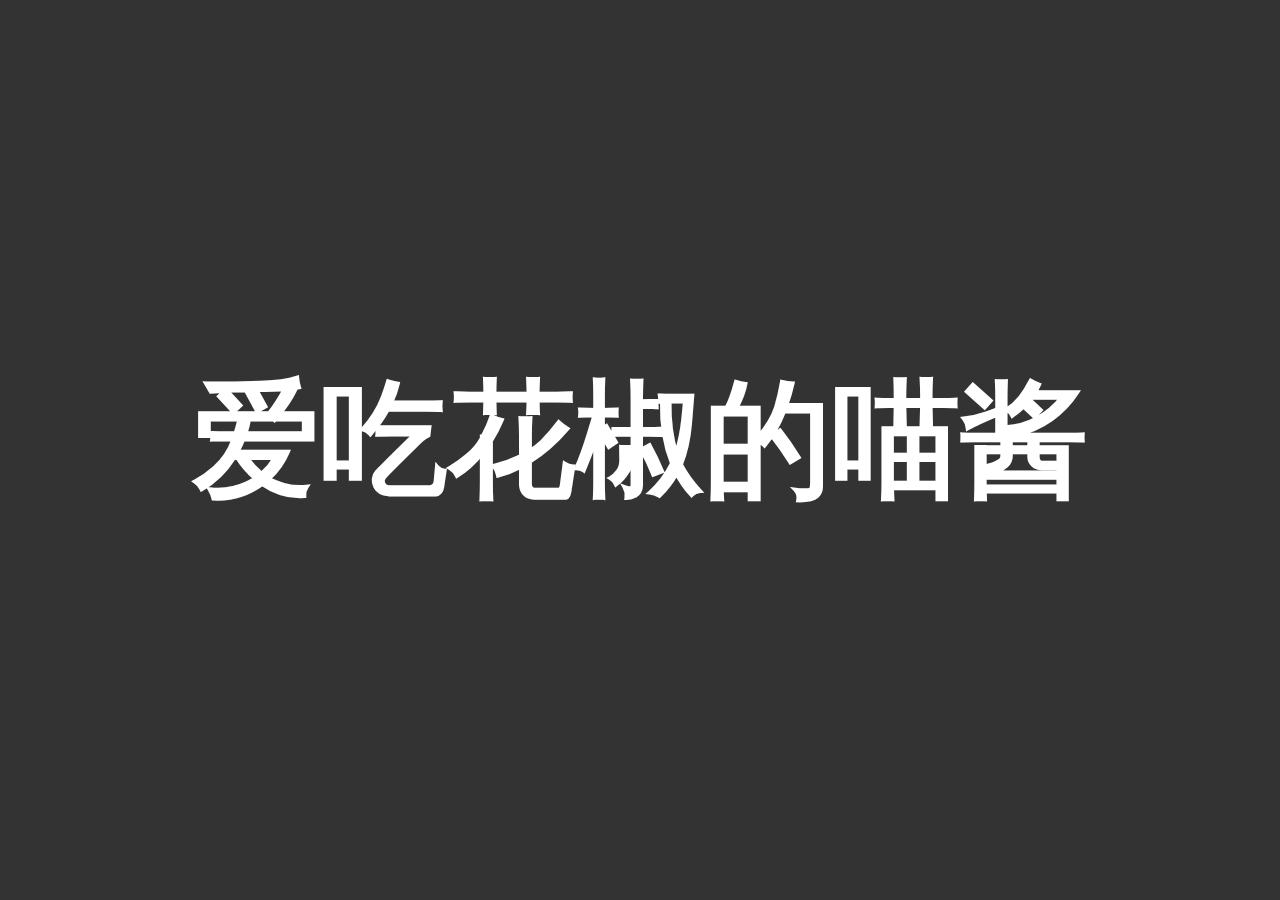
<file: BackgroundAnimation/index.html>
<!DOCTYPE html>
<html>
    <head>
        <meta charset="utf-8">
        <title>Background Animation Effects</title>
        <link rel="stylesheet" type="text/css" href="style.css">
    </head>
    <body>
        <section>
            <h2>爱吃花椒的喵酱</h2>
            <div class="banner">
                <div class="blocks"></div>
            </div>
        </section>
        <script>
            const banner = document.getElementsByClassName('banner')[0];
            const blocks = document.getElementsByClassName('blocks');
            
            for(var i = 1; i < 400; i++){
                banner.innerHTML += "<div class='blocks'></div>"
                blocks[i].style.animationDelay = `${i*0.05}s`;
            }
        </script>
    </body>
</html>
</file>
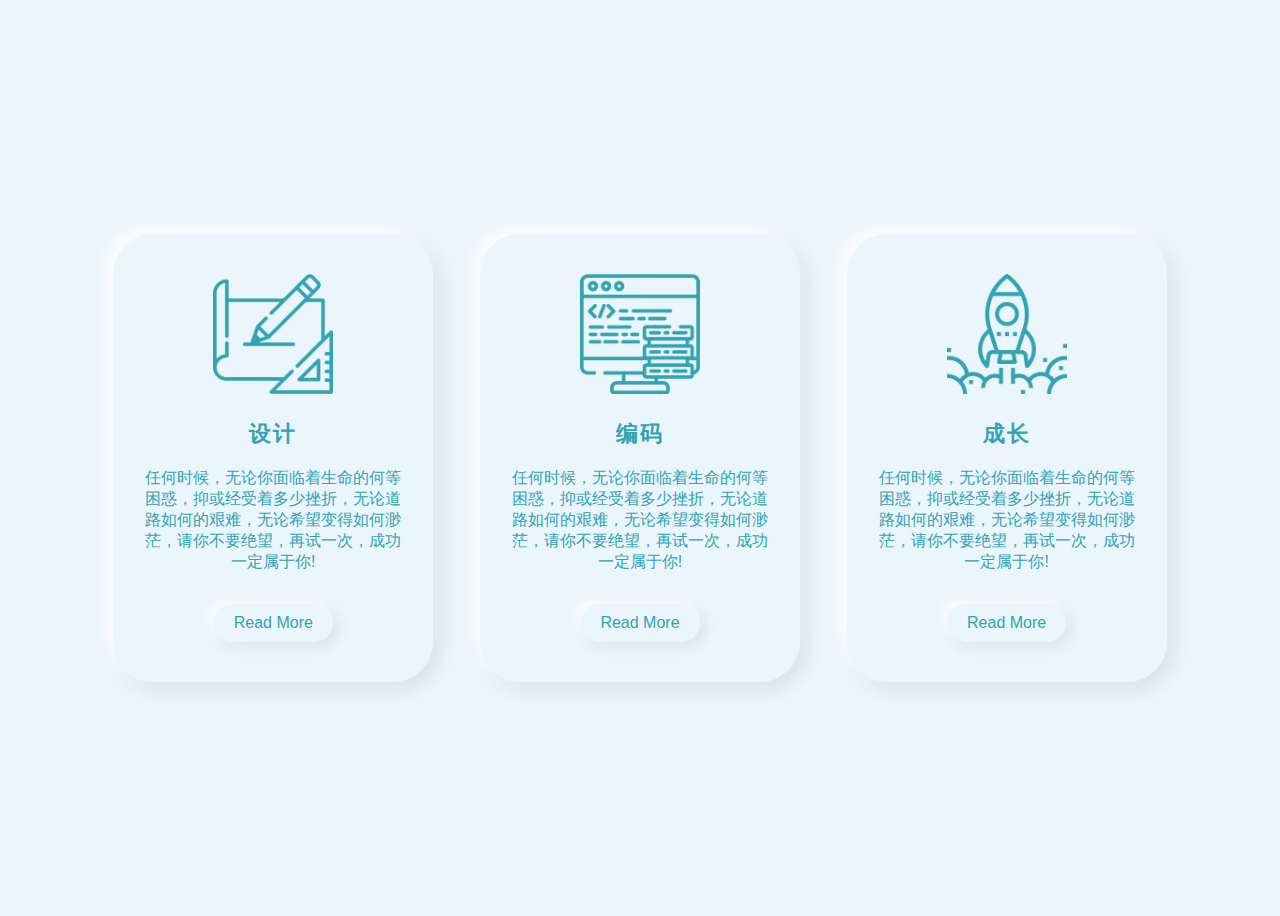
<file: CardHover/index.html>
<!DOCTYPE html>
<html lang="en">
<head>
    <meta charset="UTF-8">
    <meta name="viewport" content="width=device-width, initial-scale=1.0">
    <title>Card Hover</title>
    <link rel="stylesheet" href="style.css">
</head>
<body>
    <div class="container">
        <div class="card">
            <div class="imgBx">
                <img src="design.png" alt="">
            </div>
            <div class="contentBx">
                <h2>设计</h2>
                <p>任何时候，无论你面临着生命的何等困惑，抑或经受着多少挫折，无论道路如何的艰难，无论希望变得如何渺茫，请你不要绝望，再试一次，成功一定属于你!</p>
                <a href="#"><span>Read More</span></a>
            </div>
        </div>
        <div class="card">
            <div class="imgBx">
                <img src="code.png" alt="">
            </div>
            <div class="contentBx">
                <h2>编码</h2>
                <p>任何时候，无论你面临着生命的何等困惑，抑或经受着多少挫折，无论道路如何的艰难，无论希望变得如何渺茫，请你不要绝望，再试一次，成功一定属于你!</p>
                <a href="#"><span>Read More</span></a>
            </div>
        </div>
        <div class="card">
            <div class="imgBx">
                <img src="launch.png" alt="">
            </div>
            <div class="contentBx">
                <h2>成长</h2>
                <p>任何时候，无论你面临着生命的何等困惑，抑或经受着多少挫折，无论道路如何的艰难，无论希望变得如何渺茫，请你不要绝望，再试一次，成功一定属于你!</p>
                <a href="#"><span>Read More</span></a>
            </div>
        </div>
        </div>
</body>
</html>
</file>
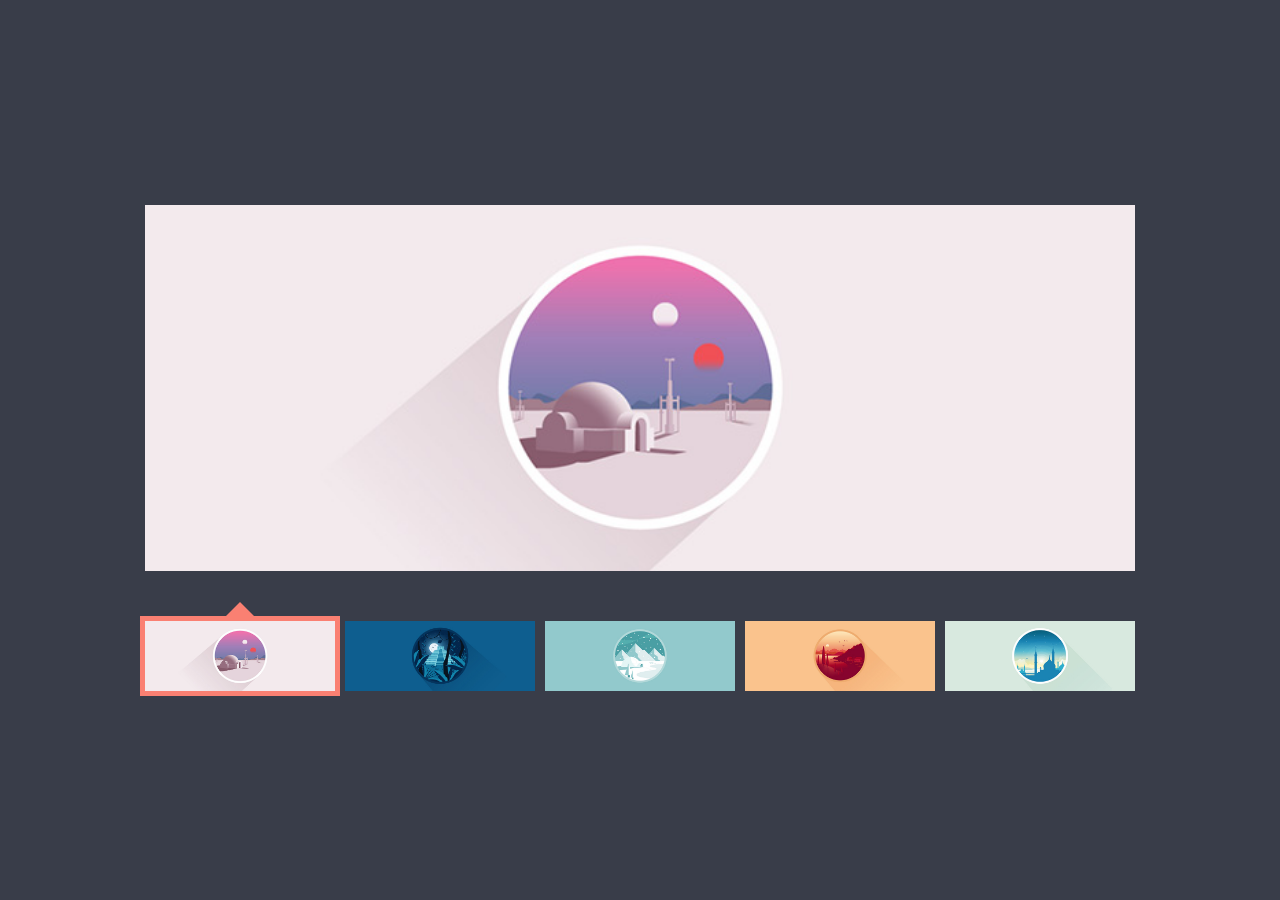
<file: focusImage/index.html>
<!DOCTYPE html>
<html lang="zh-CN">
	<head>
		<meta charset="UTF-8" />
		<meta name="viewport" content="width=device-width, initial-scale=1.0" />
		<title>HTML+CSS 焦点图切换</title>
		<link rel="stylesheet" href="style.css" />
	</head>
	<body>
		<div class="container">
			<ul>
				<!-- shift+alt可以同时选中多行的同一个位置 -->
				<!-- 单按alt,然后点击鼠标,可以同时选中多行的不同位置 -->
				<li><img src="img/1.jpg" /></li>
				<li><img src="img/2.jpg" /></li>
				<li><img src="img/3.jpg" /></li>
				<li><img src="img/4.jpg" /></li>
				<li><img src="img/5.jpg" /></li>
				<!-- 大图片 -->
				<li class="bigImg"></li>
				<!-- 移动框 -->
				<li class="frame"></li>
			</ul>
		</div>
	</body>
</html>
</file>
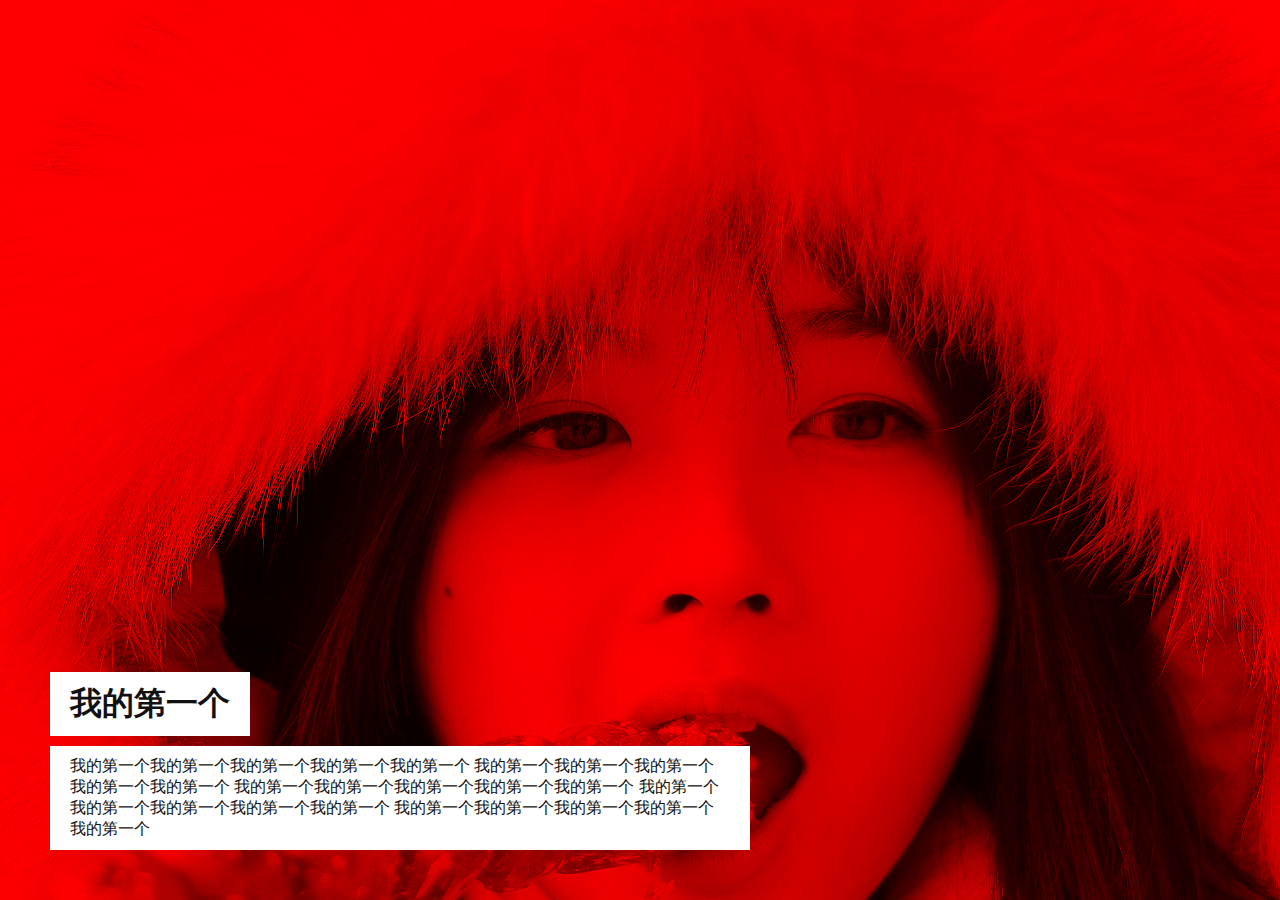
<file: FullPageScrolling/index.html>
<!DOCTYPE html>
<html lang="en">
<head>
    <meta charset="UTF-8">
    <title>Full Page Scrolling</title>
    <link rel="stylesheet" type="text/css" href="style.css">
</head>
<body>
    <div class="container">
        <div class="section">
            <div class="content">
                <h2>我的第一个</h2>
                <p>我的第一个我的第一个我的第一个我的第一个我的第一个
                    我的第一个我的第一个我的第一个我的第一个我的第一个
                    我的第一个我的第一个我的第一个我的第一个我的第一个
                    我的第一个我的第一个我的第一个我的第一个我的第一个
                    我的第一个我的第一个我的第一个我的第一个我的第一个
                </p>
            </div>
        </div>
        <div class="section">
            <div class="content">
                <h2>我的第二个</h2>
                <p>我的第二个我的第二个我的第二个我的第二个我的第二个
                    我的第二个我的第二个我的第二个我的第二个我的第二个
                    我的第二个我的第二个我的第二个我的第二个我的第二个
                    我的第二个我的第二个我的第二个我的第二个我的第二个
                    我的第二个我的第二个我的第二个我的第二个我的第二个
                </p>
            </div>
        </div>
        <div class="section">
            <div class="content">
                <h2>我的第三个</h2>
                <p>我的第三个我的第三个我的第三个我的第三个我的第三个
                    我的第三个我的第三个我的第三个我的第三个我的第三个
                    我的第三个我的第三个我的第三个我的第三个我的第三个
                    我的第三个我的第三个我的第三个我的第三个我的第三个
                    我的第三个我的第三个我的第三个我的第三个我的第三个
                </p>
            </div>
        </div>
        <div class="section">
            <div class="content">
                <h2>我的第四个</h2>
                <p>我的第四个我的第四个我的第四个我的第四个我的第四个
                    我的第四个我的第四个我的第四个我的第四个我的第四个
                    我的第四个我的第四个我的第四个我的第四个我的第四个
                    我的第四个我的第四个我的第四个我的第四个我的第四个
                    我的第四个我的第四个我的第四个我的第四个我的第四个
                </p>
            </div>
        </div>
        <div class="section">
            <div class="content">
                <h2>我的第五个</h2>
                <p>我的第五个我的第五个我的第五个我的第五个我的第五个
                    我的第五个我的第五个我的第五个我的第五个我的第五个
                    我的第五个我的第五个我的第五个我的第五个我的第五个
                    我的第五个我的第五个我的第五个我的第五个我的第五个
                    我的第五个我的第五个我的第五个我的第五个我的第五个
                </p>
            </div>
        </div>
    </div>
</body>
</html>
</file>
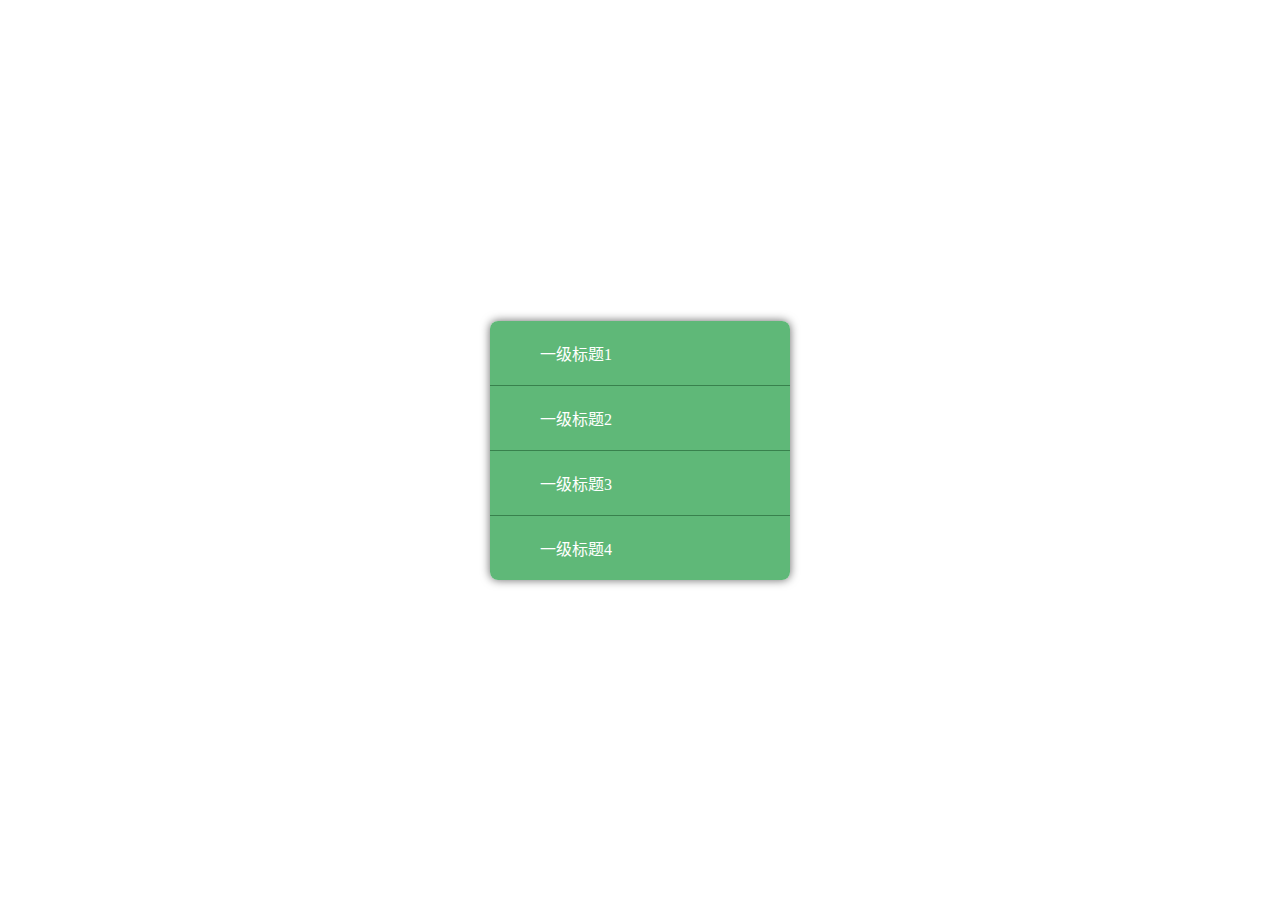
<file: list/index.html>
<!DOCTYPE html>
<html lang="zh-CN">
	<head>
		<meta charset="UTF-8" />
		<meta name="viewport" content="width=device-width, initial-scale=1.0" />
		<title>垂直手风琴</title>
		<!-- 事先引入好的字体图标库 源码会放在简介 自行下载即可 -->
		<link rel="stylesheet" href="style.css" />
	</head>
	<body>
		<ul class="accordion">
			<li>
				<!-- 单选框的id属性值和label 元素的for属性值相同时,就可以通过label
				元素来选中单选框, 每个单选框都有一个相同name属性 -->
				<!-- 这个属性主要作用是用来将单选框分类的,当每个name属性值相同时,那么这一组单选框就只能同时选中一个 -->
				<input type="radio" name="item" id="item1" /><label for="item1"
					>一级标题1<i class="fa fa-caret-right"></i
				></label>
				<ol>
					<li>二级标题1</li>
					<li>二级标题2</li>
				</ol>
			</li>
			<li>
				<input type="radio" name="item" id="item2" /><label for="item2"
					>一级标题2<i class="fa fa-caret-right"></i
				></label>
				<ol>
					<li>二级标题1</li>
					<li>二级标题2</li>
					<li>二级标题3</li>
				</ol>
			</li>
			<li>
				<input type="radio" name="item" id="item3" /><label for="item3"
					>一级标题3<i class="fa fa-caret-right"></i
				></label>
				<ol>
					<li>二级标题1</li>
					<li>二级标题2</li>
					<li>二级标题3</li>
					<li>二级标题4</li>
				</ol>
			</li>
			<li>
				<input type="radio" name="item" id="item4" /><label for="item4"
					>一级标题4<i class="fa fa-caret-right"></i
				></label>
				<ol>
					<li>二级标题1</li>
					<li>二级标题2</li>
					<li>二级标题3</li>
					<li>二级标题4</li>
				</ol>
			</li>
		</ul>
	</body>
</html>
</file>
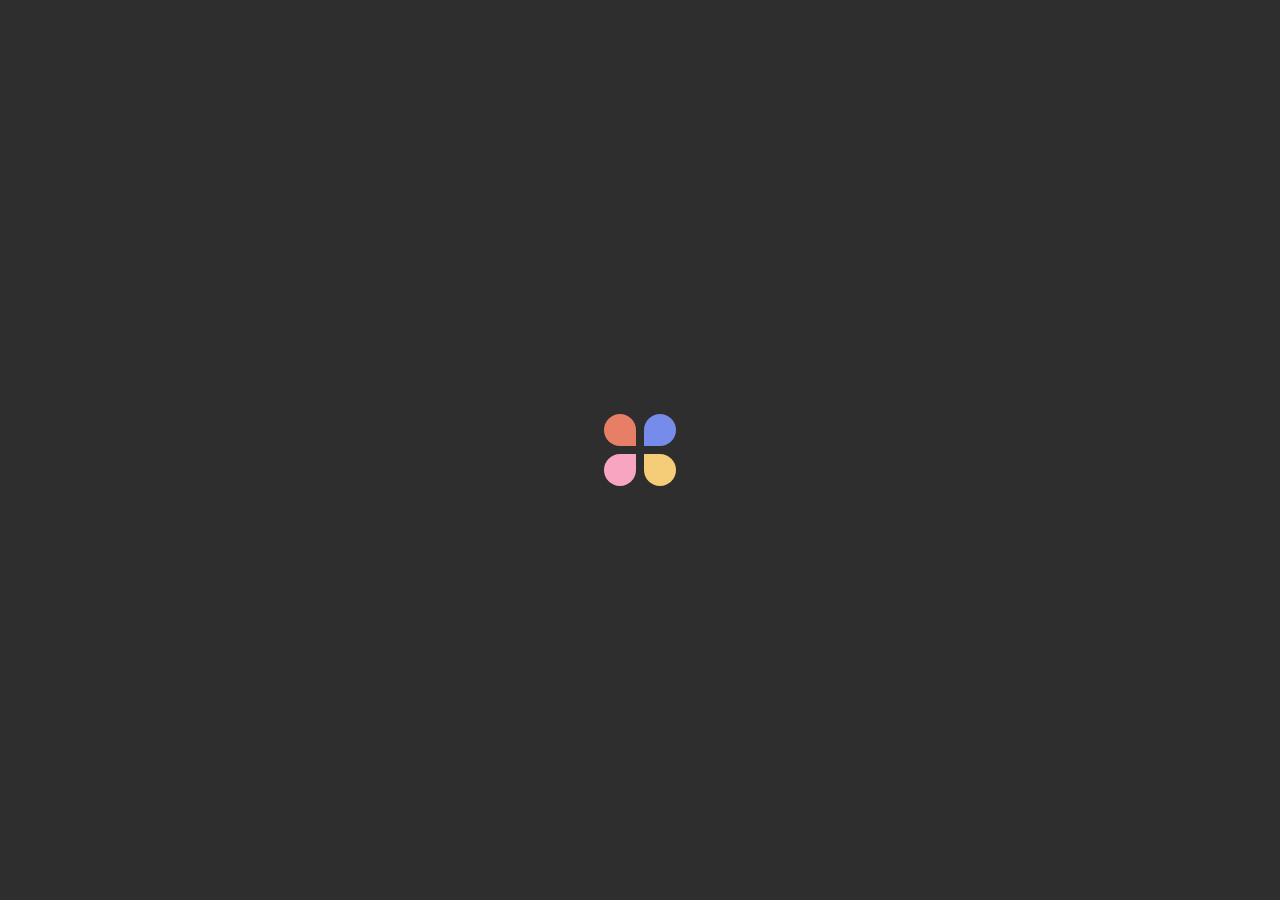
<file: loading/index.html>
<!DOCTYPE html>
<html lang="en">
<head>
    <meta charset="UTF-8">
    <meta name="viewport" content="width=device-width, initial-scale=1.0">
    <title>loading</title>
    <link rel="stylesheet" href="style.css">
</head>
<body>
    <div class="loading-screen">
        <div class="loading">
            <span></span>
            <span></span>
            <span></span>
            <span></span>
        </div>
    </div>
</body>
</html>
</file>
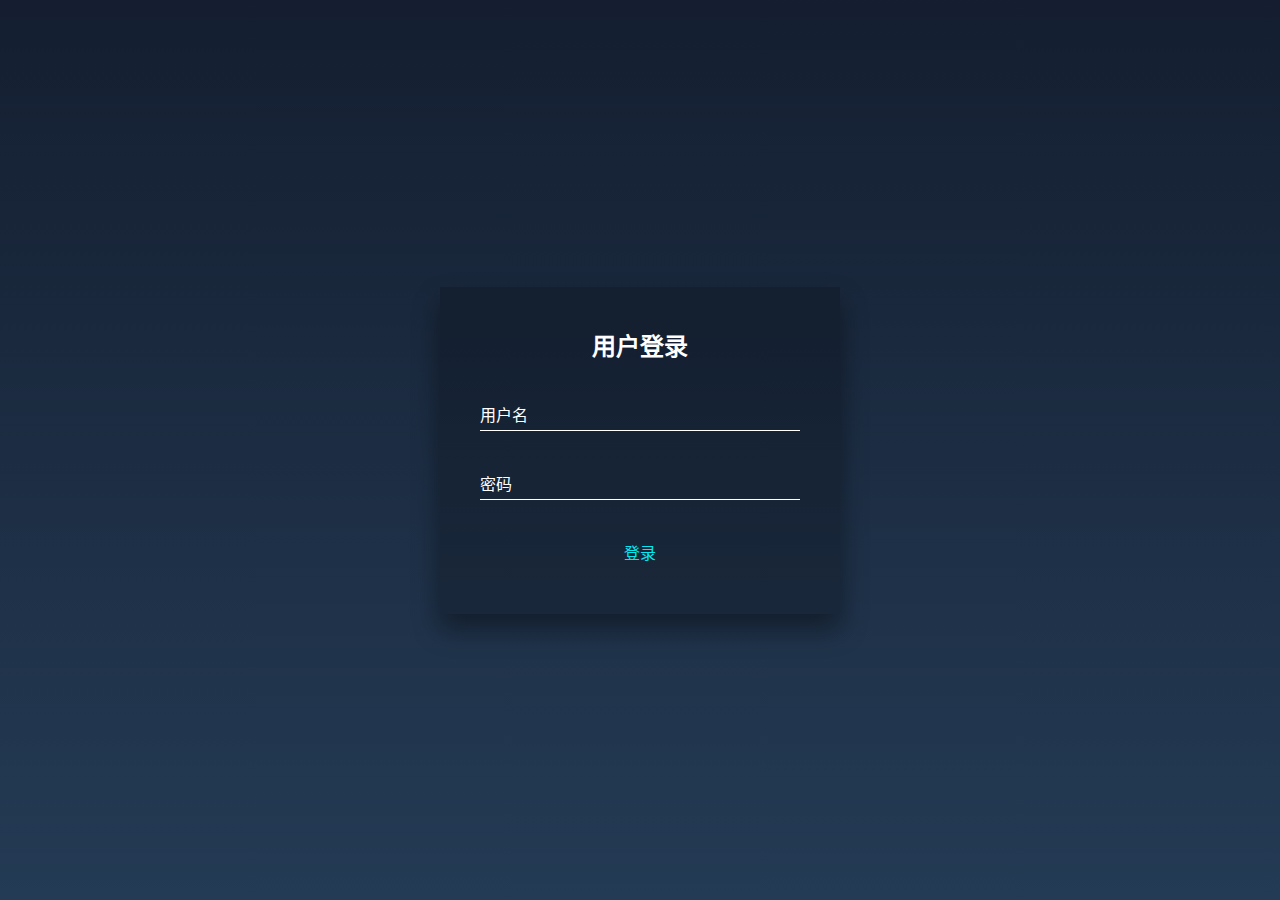
<file: login/index.html>
<!DOCTYPE html>
<html lang="zh-CN">
	<head>
		<meta charset="UTF-8" />
		<meta name="viewport" content="width=device-width, initial-scale=1.0" />
		<title>用户登录</title>
		<link rel="stylesheet" href="style.css" />
	</head>
	<body>
		<div class="login">
			<h2>用户登录</h2>
			<div class="login_box">
				<!-- required就是不能为空 必须在css效果中有很大的作用 -->
				<!-- 可以简写为required -->
				<input type="text" required /><label>用户名</label>
			</div>
			<div class="login_box">
				<input type="password" required="required" /><label>密码</label>
			</div>
			<a href="javascript:void(0)">
				登录
				<span></span>
				<span></span>
				<span></span>
				<span></span>
			</a>
		</div>
	</body>
</html>
</file>
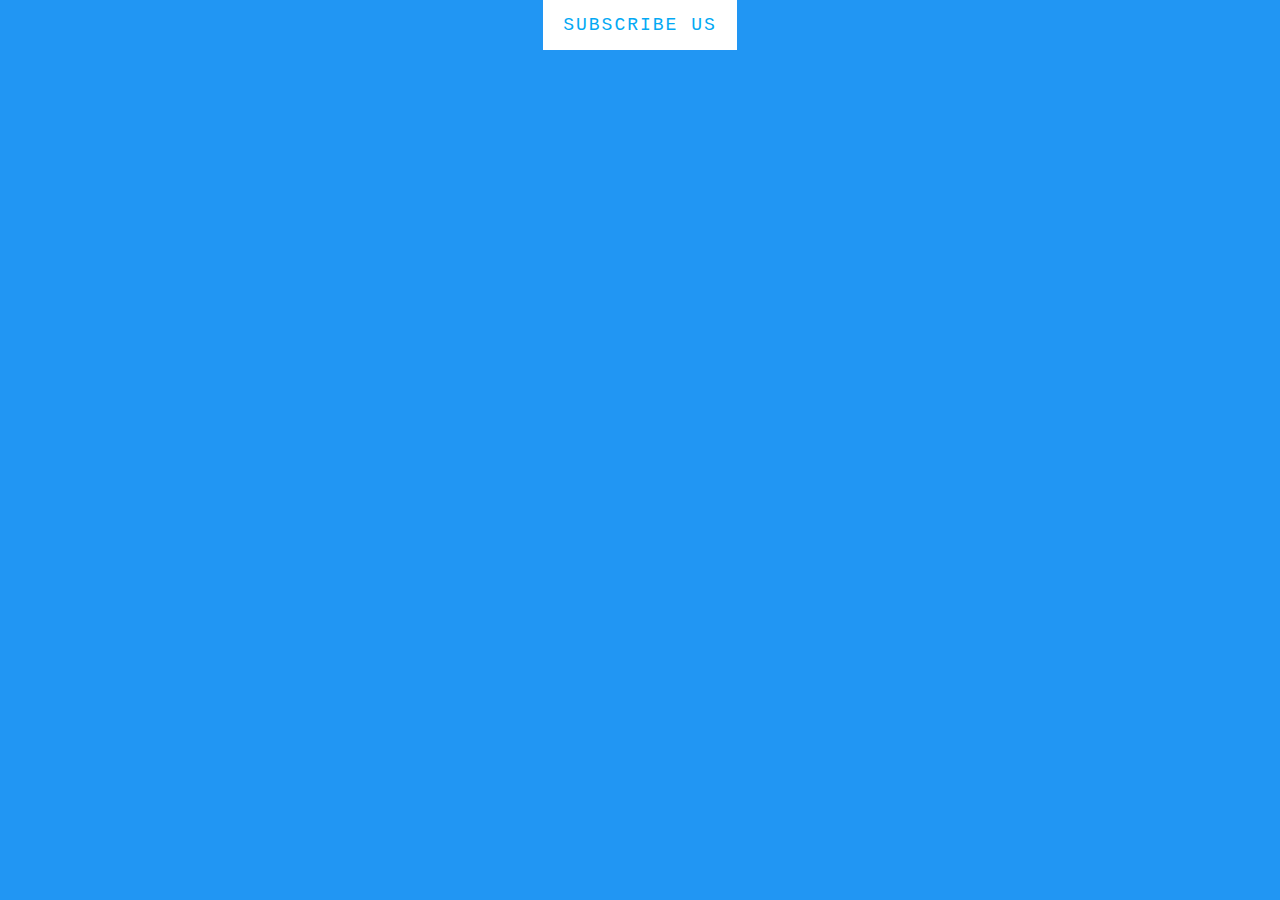
<file: NewsletterPopupBox/index.html>
<!DOCTYPE html>
<html lang="en">
<head>
    <meta charset="UTF-8">
    <meta name="viewport" content="width=device-width, initial-scale=1.0">
    <title>Newsletter Popup Box</title>
    <link rel="stylesheet" type="text/css" href="style.css">
</head>
<body>
    <a class="btn" onclick="popupToggle();">Subscribe Us</a>
    <div id="popup">
        <div class="content">
            <img src="email.png">
            <h2>Join Us</h2>
            <p>please send your email for us</p>
            <div class="inputBox">
                <input type="email" placeholder="Enter Email">
            </div>
            <div class="inputBox">
                <input type="submit" value="Sign Up" class="btn">
            </div>
        </div>
        <a href="" class="close" onclick="popupToggle();"><img src="close.png"></a>
    </div>
    <script>
        function popupToggle(){
            const popup = document.getElementById('popup');
            popup.classList.toggle('active')
        }
    </script>
</body>
</html>
</file>
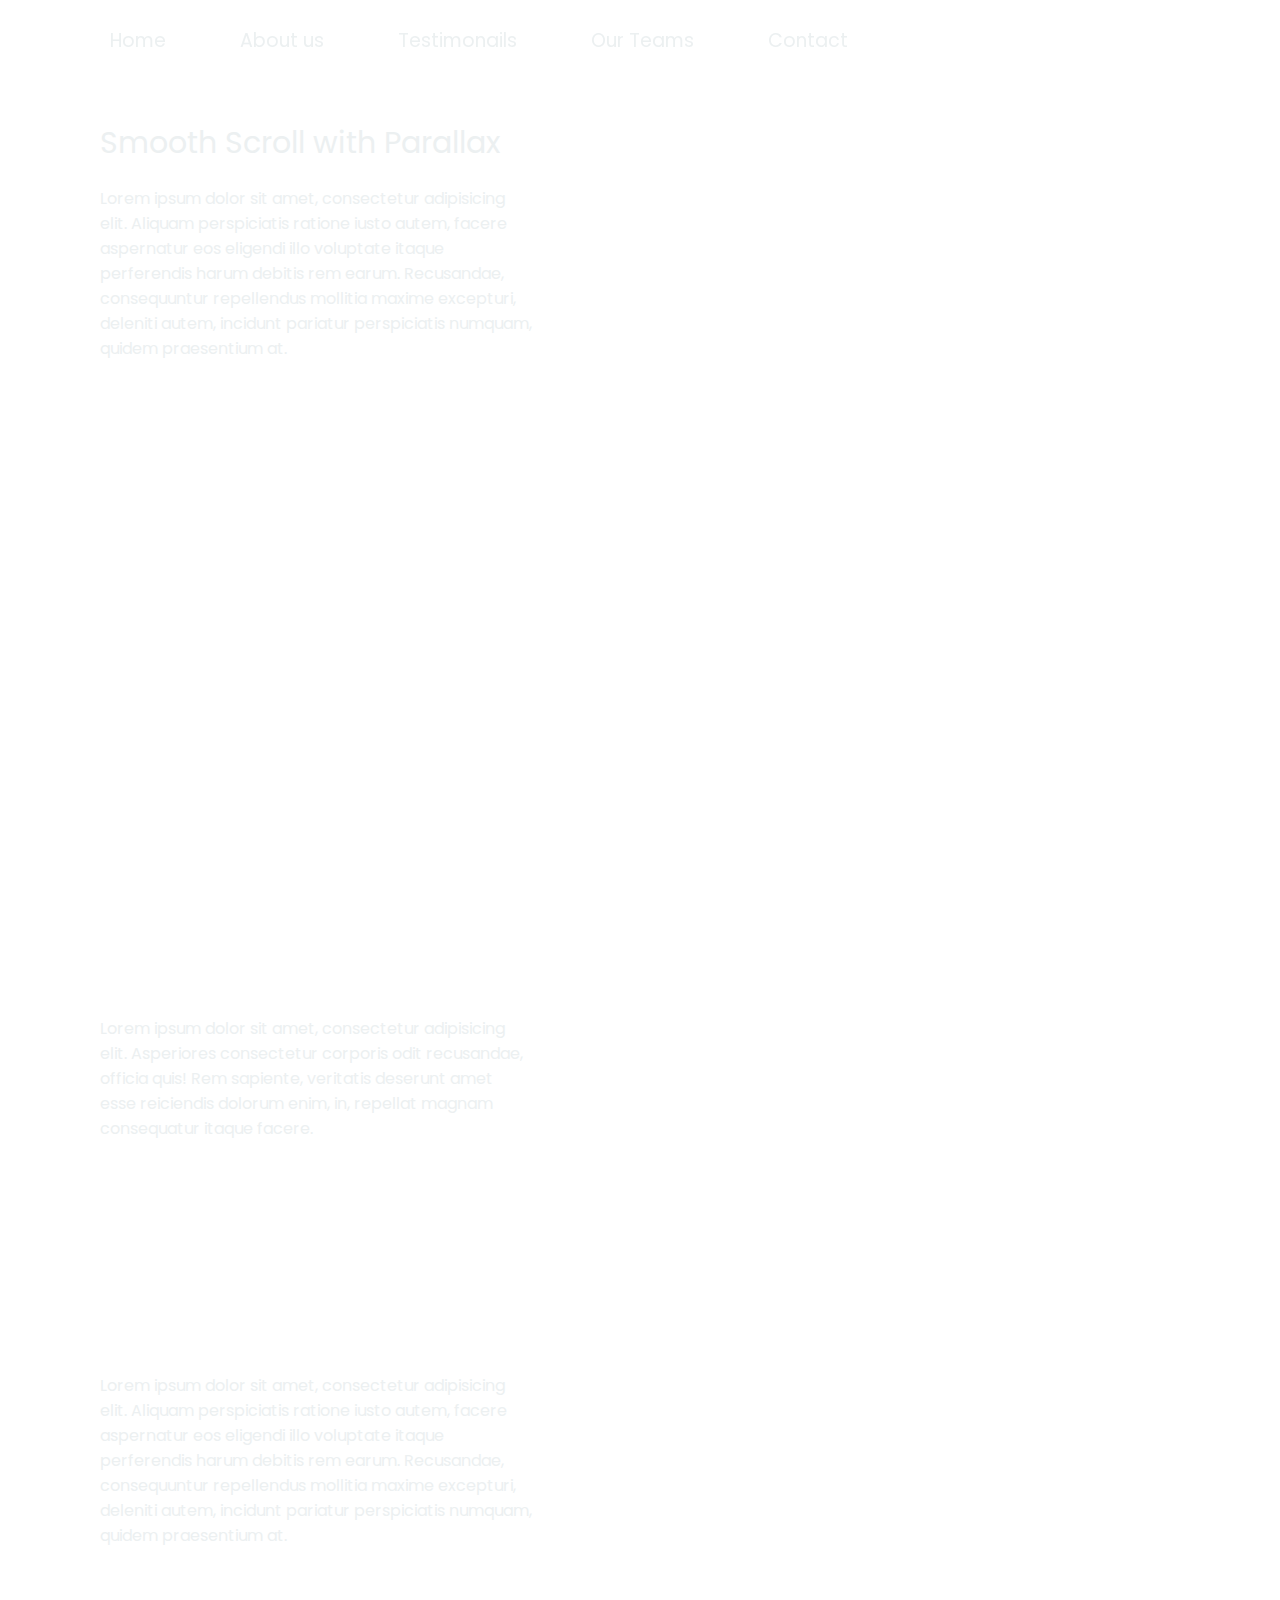
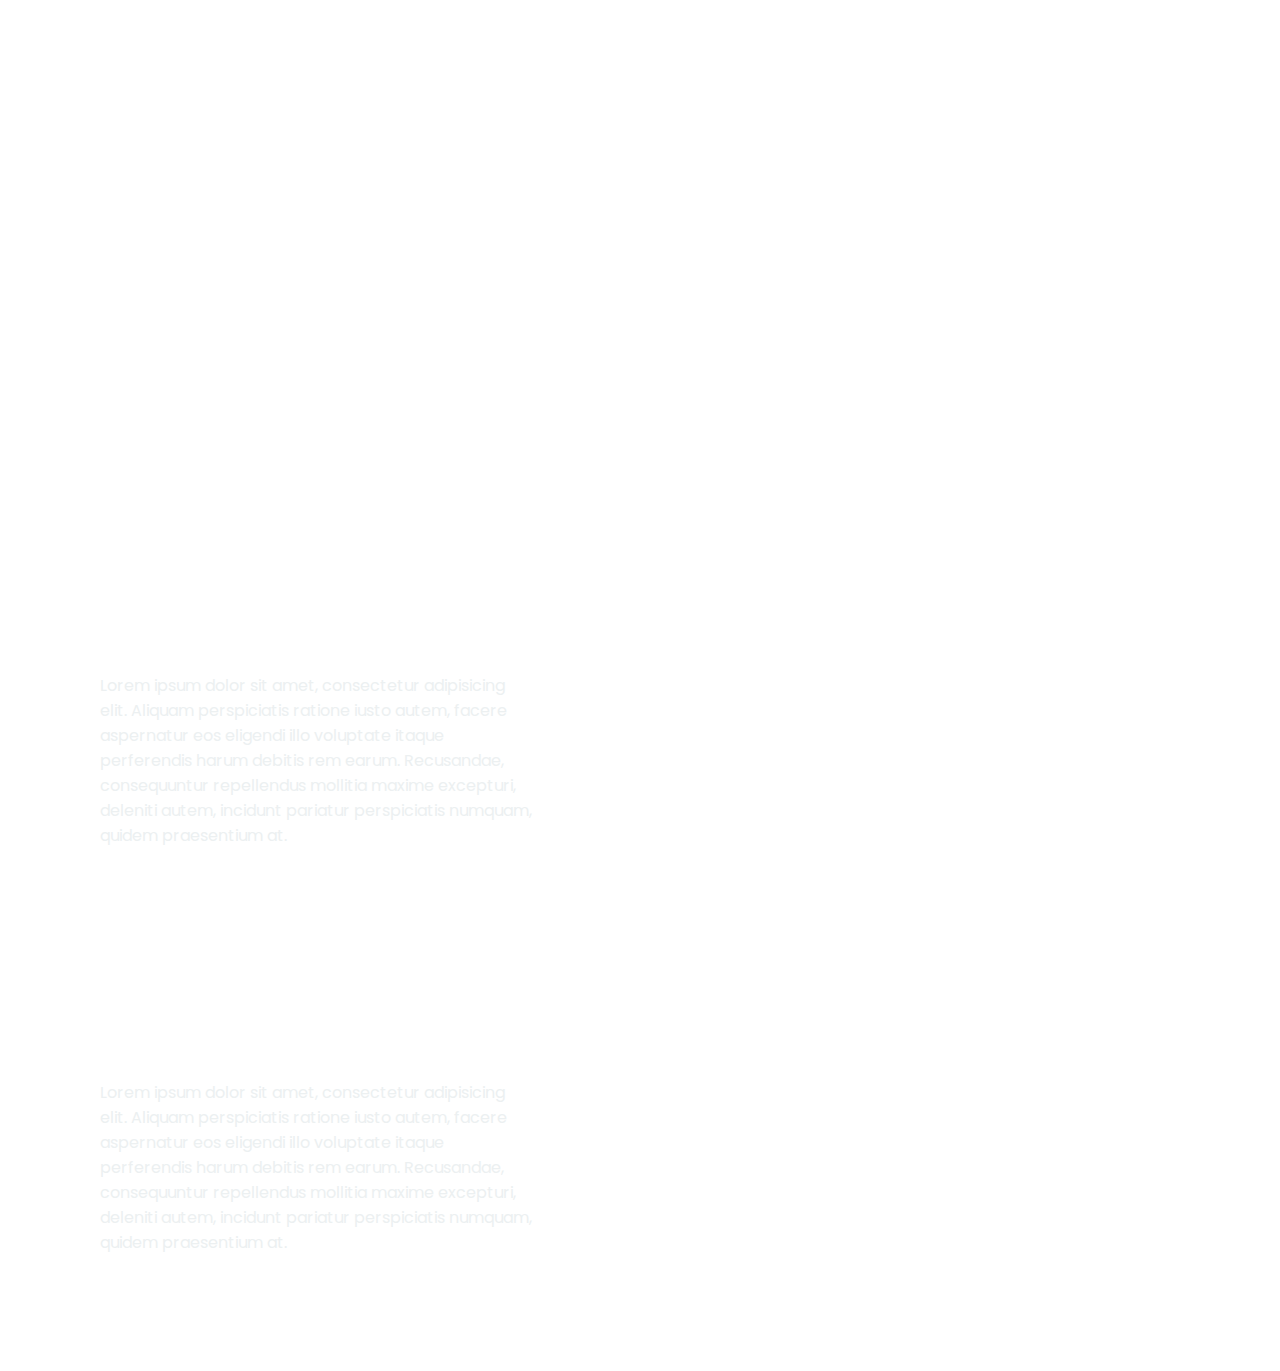
<file: FullPageScrolling/otherPage.html>
<!DOCTYPE html>
<html>
<head>
<title>jQuery Smooth Scroller Plugin Demo</title>
<link href="https://fonts.googleapis.com/css2?family=Poppins&display=swap" rel="stylesheet">
<style>
    
    
* {
    -webkit-box-sizing: border-box; /* Safari/Chrome, other WebKit */
    -moz-box-sizing: border-box;    /* Firefox, other Gecko */
    box-sizing: border-box;
}

body {
    margin: 0;
    color: #ecf0f1;
    font-family: 'Poppins', sans-serif;
}

ul {
    list-style: none;
}

ul li {
    display: inline-block;
    padding: 10px 15px;
}

nav a {
    color: #ecf0f1;
    text-decoration: none;
    font-size: 19px;
    padding: 15px 20px;
    border-radius: 8px;
}

nav a:hover {
    background-color: #ecf0f1;
    color: #2c3e50;
}

nav a.active {
    background:yellow;
    color: black;
}

#main-menu {
    position: fixed;
    text-align: center;
    margin-left: 35px;
}

#section1 {
    background-image: url(https://code.5g-o.com/wp-content/uploads/2020/09/7.jpg);
    background-size: cover;
    height: 100vh;
    background-position: center;
     
    
}

#section2 {
    background-image: url(https://code.5g-o.com/wp-content/uploads/2020/10/n6.jpg);
    background-size: cover;
     background-attachment: fixed;
    background-position: center;
     
}

#section3 {
     background-image: url(https://code.5g-o.com/wp-content/uploads/2020/10/call_of_duty_ww2_3-wallpaper-1366x768.jpg);
    background-size: cover;
    height: 100vh;
    background-position: center;
     
}

#section4 {
    background-image: url(https://code.5g-o.com/wp-content/uploads/2020/12/n.jpg);
    background-attachment: fixed;
}

#section5 {
    background-image: url(https://code.5g-o.com/wp-content/uploads/2021/01/one.png);
    background-size: cover;
}

section {
    width: 100%;
    margin: 0;
    padding: 100px;
}   
    
    p{
        width: 40%;
    }
    
    h1{
        font-weight: 400;
        font-size: 30px;
    }
</style>
</head>
<body>
<nav id="main-menu">
  <ul>
    <li> <a class="obss-scroller" href="#section1">Home</a> </li>
    <li> <a class="obss-scroller" href="#section2">About us</a> </li>
    <li> <a class="obss-scroller" href="#section3">Testimonails</a> </li>
    <li> <a class="obss-scroller" href="#section4">Our Teams</a> </li>
    <li> <a class="obss-scroller" href="#section5">Contact</a> </li>
  </ul>
</nav>
<section id="section1"> 
<h1>Smooth Scroll with Parallax</h1>
<p>
    Lorem ipsum dolor sit amet, consectetur adipisicing elit. Aliquam perspiciatis ratione iusto autem, facere aspernatur eos eligendi illo voluptate itaque perferendis harum debitis rem earum. Recusandae, consequuntur repellendus mollitia maxime excepturi, deleniti autem, incidunt pariatur perspiciatis numquam, quidem praesentium at.
</p>

</section>
<section id="section2">

 <p> Lorem ipsum dolor sit amet, consectetur adipisicing elit. Asperiores consectetur corporis odit recusandae, officia quis! Rem sapiente, veritatis deserunt amet esse reiciendis dolorum enim, in, repellat magnam consequatur itaque facere. 
    </p>
 
 </section>
<section id="section3">   
<p>
    Lorem ipsum dolor sit amet, consectetur adipisicing elit. Aliquam perspiciatis ratione iusto autem, facere aspernatur eos eligendi illo voluptate itaque perferendis harum debitis rem earum. Recusandae, consequuntur repellendus mollitia maxime excepturi, deleniti autem, incidunt pariatur perspiciatis numquam, quidem praesentium at.
</p>


</section>
<section id="section4">
<p>
    Lorem ipsum dolor sit amet, consectetur adipisicing elit. Aliquam perspiciatis ratione iusto autem, facere aspernatur eos eligendi illo voluptate itaque perferendis harum debitis rem earum. Recusandae, consequuntur repellendus mollitia maxime excepturi, deleniti autem, incidunt pariatur perspiciatis numquam, quidem praesentium at.
</p>

 </section>
<section id="section5"> 
<p>
    Lorem ipsum dolor sit amet, consectetur adipisicing elit. Aliquam perspiciatis ratione iusto autem, facere aspernatur eos eligendi illo voluptate itaque perferendis harum debitis rem earum. Recusandae, consequuntur repellendus mollitia maxime excepturi, deleniti autem, incidunt pariatur perspiciatis numquam, quidem praesentium at.
</p>

 
   </section>
<script src="https://libs.baidu.com/jquery/1.10.2/jquery.min.js"></script>
<script src="https://code.5g-o.com/wp-content/uploads/2021/01/init-scroller.js"></script> 
<script>
    
$(document).ready(function(){

    $("section").height($(window).height());
    onWindowRezise();

    $(".obss-scroller").smoothScroller({
        duration: 1000,
        activeClass: "active"
    });
});

var onWindowRezise = function() {
    $(window).resize(function(evt){
        $("section").height($(window).height());
    });
}    
    
</script>
 
</body>
</html>
</file>
<file: BackgroundAnimation/style.css>
*
{
    margin: 0;
    padding: 0;
    font-family: 'Courier New', sans-serif;
}
section
{
    position: relative;
    width: 100%;
    height: 100vh;
    background: #333;
}
section h2
{
    position: relative;
    width: 100%;
    height: 100vh;
    text-align: center;
    line-height: 100vh;
    font-size: 10vw;
    color: #fff;
    font-weight: 700;
}
.banner
{
    position: absolute;
    top: 0;
    left: 0;
    width: 100%;
    height: 100%;
    overflow: hidden;
    display: flex;
    flex-wrap: wrap;
}
.banner .blocks
{
    position: relative;
    display: block;
    width: 5vw;
    height: 5vh;
    animation: animate 0.75s ease-in-out forwards;
}
.banner .blocks:nth-child(even)
{
    animation: animate 1s ease-in-out forwards;
}
.banner .blocks:nth-child(7n+3)
{
    animation: animate 2.5s ease-in-out forwards;
}
.banner .blocks:nth-child(7n+7)
{
    animation: animate 1.5s ease-in-out forwards;
}
@keyframes animate
{
    0%
    {
        opacity: 0;
        transform: scale(0) translateY(1000px);
    }
    50%
    {
        opacity: 1;
        background: url(bg.jpeg);
        background-position: center;
        background-attachment: fixed;
    }
    100%
    {
        opacity: 1;
        transform: scale(1) translateY(0px);
        background: url(bg.jpeg);
        background-position: center;
        background-attachment: fixed;
    }
}
</file>
<file: CardHover/style.css>
*
{
    font-family: '微软雅黑', sans-serif;
    box-sizing: border-box;
}
body
{
    display: flex;
    align-items: center;
    justify-content: center;
    min-height: 100vh;
    background: #ebf5fc;
    overflow: hidden;
}
.container
{
    position: relative;
    display: flex;
    justify-content: space-around;
    align-items: center;
    width: 1100px;
    flex-wrap: wrap;
}
.container .card
{
    width: 320px;
    margin: 20px;
    padding: 40px 30px;
    background: #ebf5fc;
    border-radius: 40px;
    box-shadow: -6px -6px 20px rgba(255, 255, 255, 1),
                6px 6px 20px rgba(0, 0, 0, .1);
}
.container .card:hover
{
    box-shadow: inset -6px -6px 10px rgba(255, 255, 255, 0.5),
                inset 6px 6px 20px rgba(0, 0, 0, 0.05);
}
.container .card .imgBx
{
    position: relative;
    text-align: center;
}
.container .card .imgBx img
{
    max-width: 120px;
}
.container .card .contentBx
{
    position: relative;
    margin-top: 20px;
    text-align: center;
}
.container .card .contentBx h2
{
    color: #32a3b1;
    font-weight: 700;
    font-size: 1.4em;
    letter-spacing: 2px;
}

.container .card .contentBx p
{
    color: #32a3b1;
}
.container .card .contentBx a
{
    display: inline-block;
    padding: 10px 20px;
    margin-top: 15px;
    border-radius: 40px;
    color: #32a3b1;
    font-size: 16px;
    text-decoration: none;
    box-shadow: -4px -4px 15px rgba(255, 255, 255, 1),
    4px 4px 15px rgba(0, 0, 0, .1);
}
.container .card .contentBx a:hover
{
    box-shadow: inset -4px -4px 10px rgba(255, 255, 255, 0.5),
    inset 4px 4px 10px rgba(0, 0, 0, .1);
}
.container .card .contentBx a:hover span
{
    display: block;
    transform: scale(0.98);
}
.container .card:hover .imgBx,
.container .card:hover .contentBx
{
    transform: scale(0.98);
}
</file>
<file: focusImage/style.css>
* {
	/* 页面初始化 清除元素额内外边距 */
	padding: 0;
	margin: 0;
	/* 盒子模型 改变盒子的宽度的计算方式 */
	box-sizing: border-box;
}
body {
	/* 弹性布局 让页面元素垂直+水平居中 */
	display: flex;
	justify-content: center;
	align-items: center;
	/* 让页面高度占浏览器可视区域的高度 */
	height: 100vh;
	background-color: #393d49;
}
.container {
	width: 1000px;
	height: 500px;
}
.container ul {
	/* 清除li元素前面的小黑点 */
	list-style: none;
	/* 相对定位 */
	position: relative;
	width: 100%;
	height: 100%;
	/* 弹性布局  */
	display: flex;
	/* 让子元素(弹性项目)平均分配宽度 */
	justify-content: space-around;
	/* 这个属性是让子元素在交叉轴(Y轴)的最下面排列 */
	/* 默认在最上面  加了就在最下面*/
	align-items: flex-end;
}
/* 小图片 start */
.container ul li {
	width: 200px;
	/* 鼠标移入变小手 */
	cursor: pointer;
}
.container ul li img {
	width: 100%;
	/* 加个透明边框 让图片看起来有距离 */
	border: 5px solid transparent;
}
/* 小图片 end */

/* 大图片 start */
.container ul .bigImg {
	position: absolute;
	top: 0;
	left: 0;
	width: 1000px;
	height: 400px;
	/* 给大图片 也加一个透明边框 不为了啥 就是为了和小图片对称 */
	border: 5px solid transparent;
	/* 背景   图片路径   no-repeat是让图片不重复 默认是重复的 */
	background: url(img/1.jpg) no-repeat;
	/* 图片以宽度为最大铺满整个盒子 */
	background-size: contain;
	transition: all 0.5s;
}
/* 大图片 end */

/* 移动框 start */
.container ul .frame {
	position: absolute;
	left: 0;
	bottom: 4px;
	width: 200px;
	height: 80px;
	border: 5px solid salmon;
	/* 这里有bug 一直闪烁 这个问题的原因就是 这个移动框虽然没有背景色 但是覆盖了这个图片 */
	/* 加这个属性就可以了 让这个移动框 不在被鼠标捕捉到 */
	pointer-events: none;
	/* 加过渡 */
	transition: all 0.5s;
}
/* 用伪元素做三角 */
.container ul .frame::before {
	content: "";
	position: absolute;
	top: -19px;
	/* calc方法自动计算 让三角盒子水平居中 */
	left: calc(50% - 15px);
	width: 30px;
	height: 15px;
	background-color: salmon;
	/* 这个属性我在导航栏那一期有讲 可以去看看 这里就不啰嗦了 */
	clip-path: polygon(0 100%, 50% 0, 100% 100%);
}
/* 移动框 end */
.container ul li:nth-child(1):hover ~ .bigImg {
	background-image: url(img/1.jpg);
}
.container ul li:nth-child(1):hover ~ .frame {
	left: 0;
}
.container ul li:nth-child(2):hover ~ .bigImg {
	background-image: url(img/2.jpg);
}
.container ul li:nth-child(2):hover ~ .frame {
	left: 200px;
}
.container ul li:nth-child(3):hover ~ .bigImg {
	background-image: url(img/3.jpg);
}
.container ul li:nth-child(3):hover ~ .frame {
	left: 400px;
}
.container ul li:nth-child(4):hover ~ .bigImg {
	background-image: url(img/4.jpg);
}
.container ul li:nth-child(4):hover ~ .frame {
	left: 600px;
}
.container ul li:nth-child(5):hover ~ .bigImg {
	background-image: url(img/5.jpg);
}
.container ul li:nth-child(5):hover ~ .frame {
	left: 800px;
}
</file>
<file: FullPageScrolling/style.css>
*
{
    margin: 0;
    padding: 0;
    font-family: sans-serif;
}
.container
{
    position: relative;
    width: 100%;
    height: 100vh;
    overflow: auto;
    scroll-snap-type: y mandatory;
}
.container .section
{
    position: relative;
    width: 100%;
    height: 100%;
    scroll-snap-align: start;
    background-blend-mode: multiply;
}
.container .section:nth-child(1)
{
    background: #f00 url(bg1.jpeg);
    background-size: cover;
    background-attachment: fixed;
}
.container .section:nth-child(2)
{
    background: #0f0 url(bg2.jpeg);
    background-size: cover;
    background-attachment: fixed;
}
.container .section:nth-child(3)
{
    background: #ff0 url(bg3.jpeg);
    background-size: cover;
    background-attachment: fixed;
}
.container .section:nth-child(4)
{
    background: #0ff url(bg4.jpeg);
    background-size: cover;
    background-attachment: fixed;
}
.container .section:nth-child(5)
{
    background: #00f url(bg5.jpeg);
    background-size: cover;
    background-attachment: fixed;
}
.container .section .content
{
    position: absolute;
    bottom: 50px;
    left: 50px;
    max-width: 700px;
}
.container .section .content h2
{
    background: #fff;
    color: #111;
    font-weight: 600;
    display: inline-block;
    padding: 10px 20px;
    font-size: 2em;
}
.container .section .content p
{
    background: #fff;
    color: #111;
    font-weight: 300;
    padding: 10px 20px;
    margin-top: 10px;
}
</file>
<file: list/style.css>
* {
	/* 页面初始化 清除元素原有的内外边距 */
	padding: 0;
	margin: 0;
	/* 盒子模型 */
	box-sizing: border-box;
}
body {
	/* 弹性布局 让页面元素垂直+水平居中 */
	display: flex;
	justify-content: center;
	align-items: center;
	/* 让页面占浏览器可视区域的高度 */
	height: 100vh;
}
li {
	/* 清除li元素前面的项目符号 */
	list-style: none;
}

.accordion {
	/* 溢出隐藏 */
	overflow: hidden;
	width: 300px;
	/* 圆角属性 */
	border-radius: 8px;
	/* 盒子阴影 */
	box-shadow: 0 0 10px rgba(0, 0, 0, 0.6);
}
.accordion > li {
	width: 100%;
}
.accordion > li input {
	/* 将单选按钮隐藏起来 */
	display: none;
}
.accordion > li label {
	/* 相对定位 */
	position: relative;
	/* label元素是行内元素 需要将其转为块级元素 才能设置宽度和高度 */
	display: block;
	width: 100%;
	padding: 20px 50px;
	color: #fff;
	background-color: #5fb878;
	/* 鼠标移入变小手 */
	cursor: pointer;
}
.accordion > li label i {
	/* 绝对定位 */
	position: absolute;
	/* calc方法自动计算数值 让字体图标垂直居中 */
	top: calc(50% - 12px);
	left: 20px;
	font-size: 24px;
	/* 加过渡 */
	transition: all 0.5s;
}
.accordion > li label::after {
	content: "";
	/* 我们想通过after伪元素来实现三角形 有两种方法 我都给大家写出 哪种简单就用哪种 */
	position: absolute;
	right: 20px;
	bottom: -14px;
	width: 30px;
	height: 15px;
	/* inherit这个属性值可以继承父元素的属性值 */
	background-color: inherit;
	/* 这个属性在上期视频有讲解 这里就不浪费时间了 想了解的可以去看上期视频 我们一起来看第二种方法 */
	clip-path: polygon(0 0, 100% 0, 50% 100%);
}
/* .accordion > li label::after {
	content: "";
	position: absolute;
	right: 25px;
	bottom: -10px;
	width: 20px;
	height: 20px;
	background-color: inherit;
	/* 第二种方法是通过旋转来实现 这种方法显然比第一种简单 
	transform: rotate(45deg);
} */
.accordion > li label:hover {
	background-color: #53aa6c;
}
/* :not()选择器选取的是除括号里的元素以外的其它元素 :first-child选择器是第一个元素 */
.accordion > li:not(:first-child) label {
	border-top: 1px solid #38814d;
}
.accordion > li ol {
	width: 100%;
	background-color: #333;
}
.accordion > li ol li {
	position: relative;
	width: 100%;
	height: 0;
	line-height: 50px;
	padding-left: 20px;
	color: #fff;
	cursor: pointer;
	/* 加过渡 */
	transition: all 0.5s;
}
.accordion > li ol li::before {
	content: "";
	position: absolute;
	top: 3px;
	left: 0;
	width: 5px;
	height: 44px;
	background-color: #5fb878;
	transform: scaleY(0);
	/* 加过渡 */
	transition: all 0.5s;
}
.accordion > li ol li:hover::before {
	transform: scaleY(1);
}
.accordion > li input:checked ~ label i {
	transform: rotate(90deg);
}
.accordion > li input:checked ~ ol li {
	height: 50px;
}
</file>
<file: loading/style.css>
*
{
    margin: 0;
    padding: 0;
}
.loading-screen
{
    width: 100%;
    height: 100vh;
    background-color: #2e2e2e;
    position: fixed;
    display: flex;
    align-items: center;
    justify-content: center;
}
.loading
{
    width: 80px;
    display: flex;
    flex-wrap: wrap;
    animation: rotate 3s linear infinite;
}
@keyframes rotate
{
    to
    {
        transform: rotate(360deg);
    }
}
.loading span
{
    width: 32px;
    height: 32px;
    background-color: red;
    margin: 4px;
    animation: scale 1.5s linear infinite;
}
@keyframes scale
{
    50%
    {
        transform: scale(1.2);
    }
}
.loading span:nth-child(1)
{
    border-radius: 50% 50% 0 50%;
    background-color: #e77f67;
    transform-origin: bottom right;
}
.loading span:nth-child(2)
{
    border-radius: 50% 50% 50% 0;
    background-color: #778beb;
    transform-origin: bottom left;
    animation-delay: .5s;
}
.loading span:nth-child(3)
{
    border-radius: 50% 0 50% 50%;
    background-color: #f8a5c2;
    transform-origin: top right;
    animation-delay: 1.5s;
}
.loading span:nth-child(4)
{
    border-radius: 0 50% 50% 50%;
    background-color: #f5cd79;
    transform-origin: top left;
    animation-delay: 1s;
}
</file>
<file: login/style.css>
* {
	/* 初始化 清除页面元素的内外边距 */
	padding: 0;
	margin: 0;
	/* 盒子模型 */
	box-sizing: border-box;
}
body {
	/* 弹性布局 让页面元素垂直+水平居中 */
	display: flex;
	justify-content: center;
	align-items: center;
	/* 让页面始终占浏览器可视区域总高度 */
	height: 100vh;
	/* 背景渐变色 */
	background: linear-gradient(#141e30, #243b55);
}
.login {
	/* 弹性布局 让子元素称为弹性项目 */
	display: flex;
	/* 让弹性项目垂直排列 原理是改变弹性盒子的主轴方向 父元素就是弹性盒子 现在改变后的主轴方向是向下了 */
	flex-direction: column;
	/* 让弹性项目在交叉轴方向水平居中 现在主轴的方向是向下 交叉轴的方向是与主轴垂直 交叉轴的方向是向右 */
	align-items: center;
	width: 400px;
	padding: 40px;
	background-color: rgba(0, 0, 0, 0.2);
	box-shadow: 0 15px 25px rgba(0, 0, 0, 0.4);
}
.login h2 {
	color: #fff;
	margin-bottom: 30px;
}
.login .login_box {
	/* 相对定位 */
	position: relative;
	width: 100%;
}
.login .login_box input {
	/* 清除input框自带的边框和轮廓 */
	outline: none;
	border: none;
	width: 100%;
	padding: 10px 0;
	margin-bottom: 30px;
	color: #fff;
	font-size: 16px;
	border-bottom: 1px solid #fff;
	/* 背景颜色为透明色 */
	background-color: transparent;
}
.login .login_box label {
	position: absolute;
	top: 0;
	left: 0;
	padding: 10px 0;
	color: #fff;
	/* 这个属性的默认值是auto 默认是这个元素可以被点击 但是如果我们写了none 就是这个元素不能被点击 , 就好像它可见但是不能用 可望而不可即 */
	/* 这个就是两者的区别 */
	pointer-events: none;
	/* 加个过渡 */
	transition: all 0.5s;
}
/* :focus 选择器是当input获得焦点是触发的样式 + 是相邻兄弟选择器 去找与input相邻的兄弟label */
/* :valid 选择器是判断input框的内容是否合法,如果合法会执行下面的属性代码,不合法就不会执行,我们刚开始写布局的时候给input框写了required 我们删掉看对比 当没有required的话input框的值就会被认为一直合法,所以一直都是下方的样式 ,但是密码不会,密码框内的值为空,那么这句话局不合法,required不能为空 当我们给密码框写点东西的时候才会执行以下代码*/
.login .login_box input:focus + label,
.login .login_box input:valid + label {
	top: -20px;
	color: #03e9f4;
	font-size: 12px;
}
.login a {
	overflow: hidden;
	position: relative;
	padding: 10px 20px;
	color: #03e9f4;
	/* 取消a表现原有的下划线 */
	text-decoration: none;
	/* 同样加个过渡 */
	transition: all 0.5s;
}
.login a:hover {
	color: #fff;
	border-radius: 5px;
	background-color: #03e9f4;
	box-shadow: 0 0 5px #03e9f4, 0 0 25px #03e9f4, 0 0 50px #03e9f4,
		0 0 100px #03e9f4;
}
.login a span {
	position: absolute;
}
.login a span:first-child {
	top: 0;
	left: -100%;
	width: 100%;
	height: 2px;
	/* to right 就是往右边 下面的同理 */
	background: linear-gradient(to right, transparent, #03e9f4);
	/* 动画 名称 时长 linear是匀速运动 infinite是无限次运动 */
	animation: move1 1s linear infinite;
}
.login a span:nth-child(2) {
	right: 0;
	top: -100%;
	width: 2px;
	height: 100%;
	background: linear-gradient(transparent, #03e9f4);
	/* 这里多了个0.25s其实是延迟时间 */
	animation: move2 1s linear 0.25s infinite;
}
.login a span:nth-child(3) {
	right: -100%;
	bottom: 0;
	width: 100%;
	height: 2px;
	background: linear-gradient(to left, transparent, #03e9f4);
	animation: move3 1s linear 0.5s infinite;
}
.login a span:last-child {
	left: 0;
	bottom: -100%;
	width: 2px;
	height: 100%;
	background: linear-gradient(#03e9f4, transparent);
	animation: move4 1s linear 0.75s infinite;
}
/* 写一下动画 再坚持一下 视频马上就完了 */
@keyframes move1 {
	0% {
		left: -100%;
	}
	50%,
	100% {
		left: 100%;
	}
}
@keyframes move2 {
	0% {
		top: -100%;
	}
	50%,
	100% {
		top: 100%;
	}
}
@keyframes move3 {
	0% {
		right: -100%;
	}
	50%,
	100% {
		right: 100%;
	}
}
@keyframes move4 {
	0% {
		bottom: -100%;
	}
	50%,
	100% {
		bottom: 100%;
	}
}
</file>
<file: NewsletterPopupBox/style.css>
*
{
    margin: 0;
    padding: 0;
    box-sizing: border-box;
    font-family: 'Courier New', sans-serif;
}
body
{
    display: flex;
    justify-content: center;
    align-items: center;
    min-height: 100vn;
    background: #2196f3;
}
.btn
{
    position:relative;
    padding: 15px 20px;
    background: #fff;
    font-size: 18px;
    display: inline-block;
    text-decoration: none;
    color: #03a9f4;
    cursor: pointer;
    font-weight: 500;
    letter-spacing: 2px;
    text-transform: uppercase;
    transition: 0.5s;
}
.btn:hover
{
    letter-spacing: 4px;
}
#popup
{
    position: fixed;
    top: -100%;
    left: 50%;
    transform: translate(-50%,-50%);
    z-index: 1000;
    background: #fff;
    width: 450px;
    padding: 80px 50px 50px;
    box-shadow: 0 15px 30px rgba(0, 0, 0, 0.08);
    transition: 0.5s;
    visibility: hidden;
}
#popup.active
{
    visibility: visible;
    top: 50%;
}
#popup .content
{
    position: relative;
    width: 100%;
    display: flex;
    justify-content: center;
    align-items: center;
    flex-direction: column;
}
#popup .content img
{
    max-width: 80px;
}
#popup .content h2
{
    font-size: 24px;
    font-weight: 500;
    color: #333;
    margin: 20px 0 10px;
}
#popup .content p
{
    text-align: center;
    font-size: 16px;
    color: #333;
}
#popup .content .inputBox
{
    position: relative;
    width: 100%;
    margin-top: 20px;
    display: flex;
    justify-content: center;
    align-items: center;
}
#popup .content .inputBox input
{
    width: 100%;
    border: 1px solid rgba(0, 0, 0, 0.2);
    padding: 15px;
    outline: none;
    font-size: 18px;
}
#popup .content .inputBox input[type="submit"]
{
    max-width: 150px;
    background: #03a9f4;
    color: #fff;
    border: none;
}
.close
{
    position: absolute;
    top: 30px;
    right: 30px;
    cursor: pointer;
}
</file>
